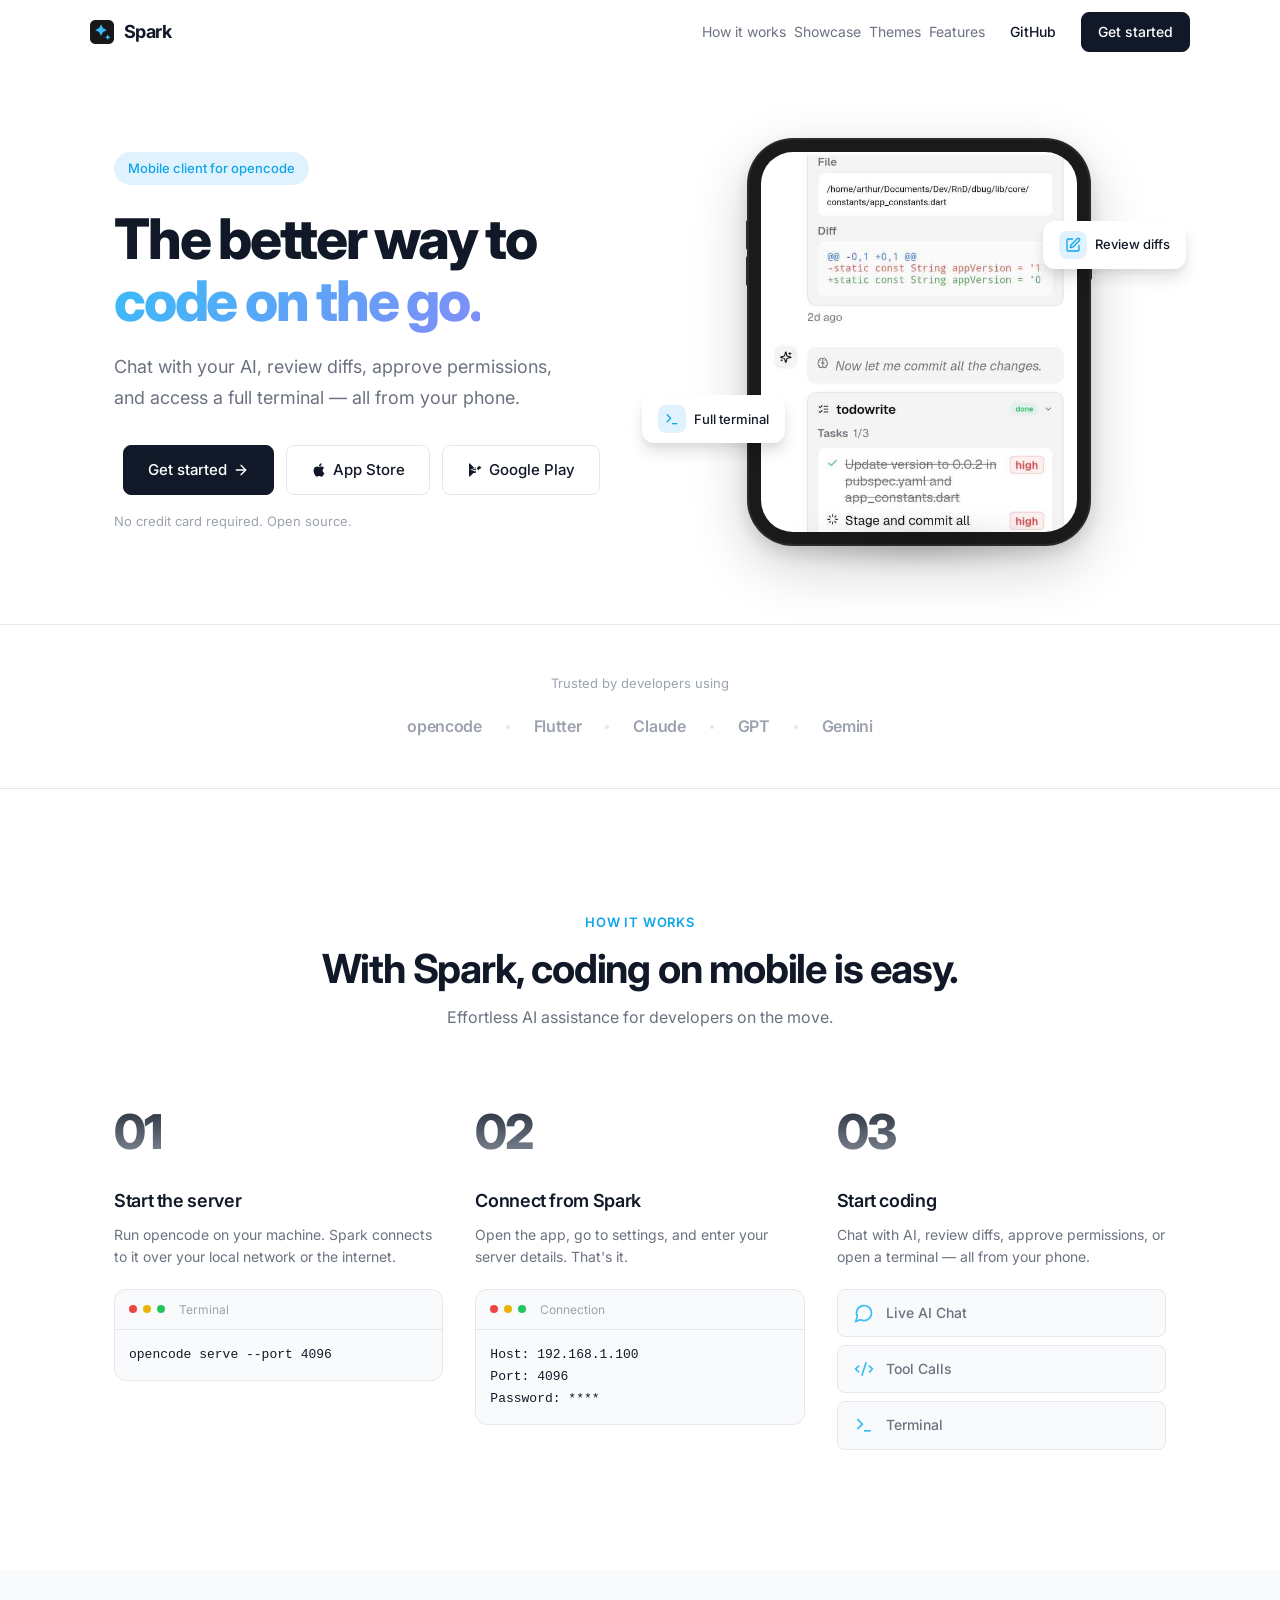
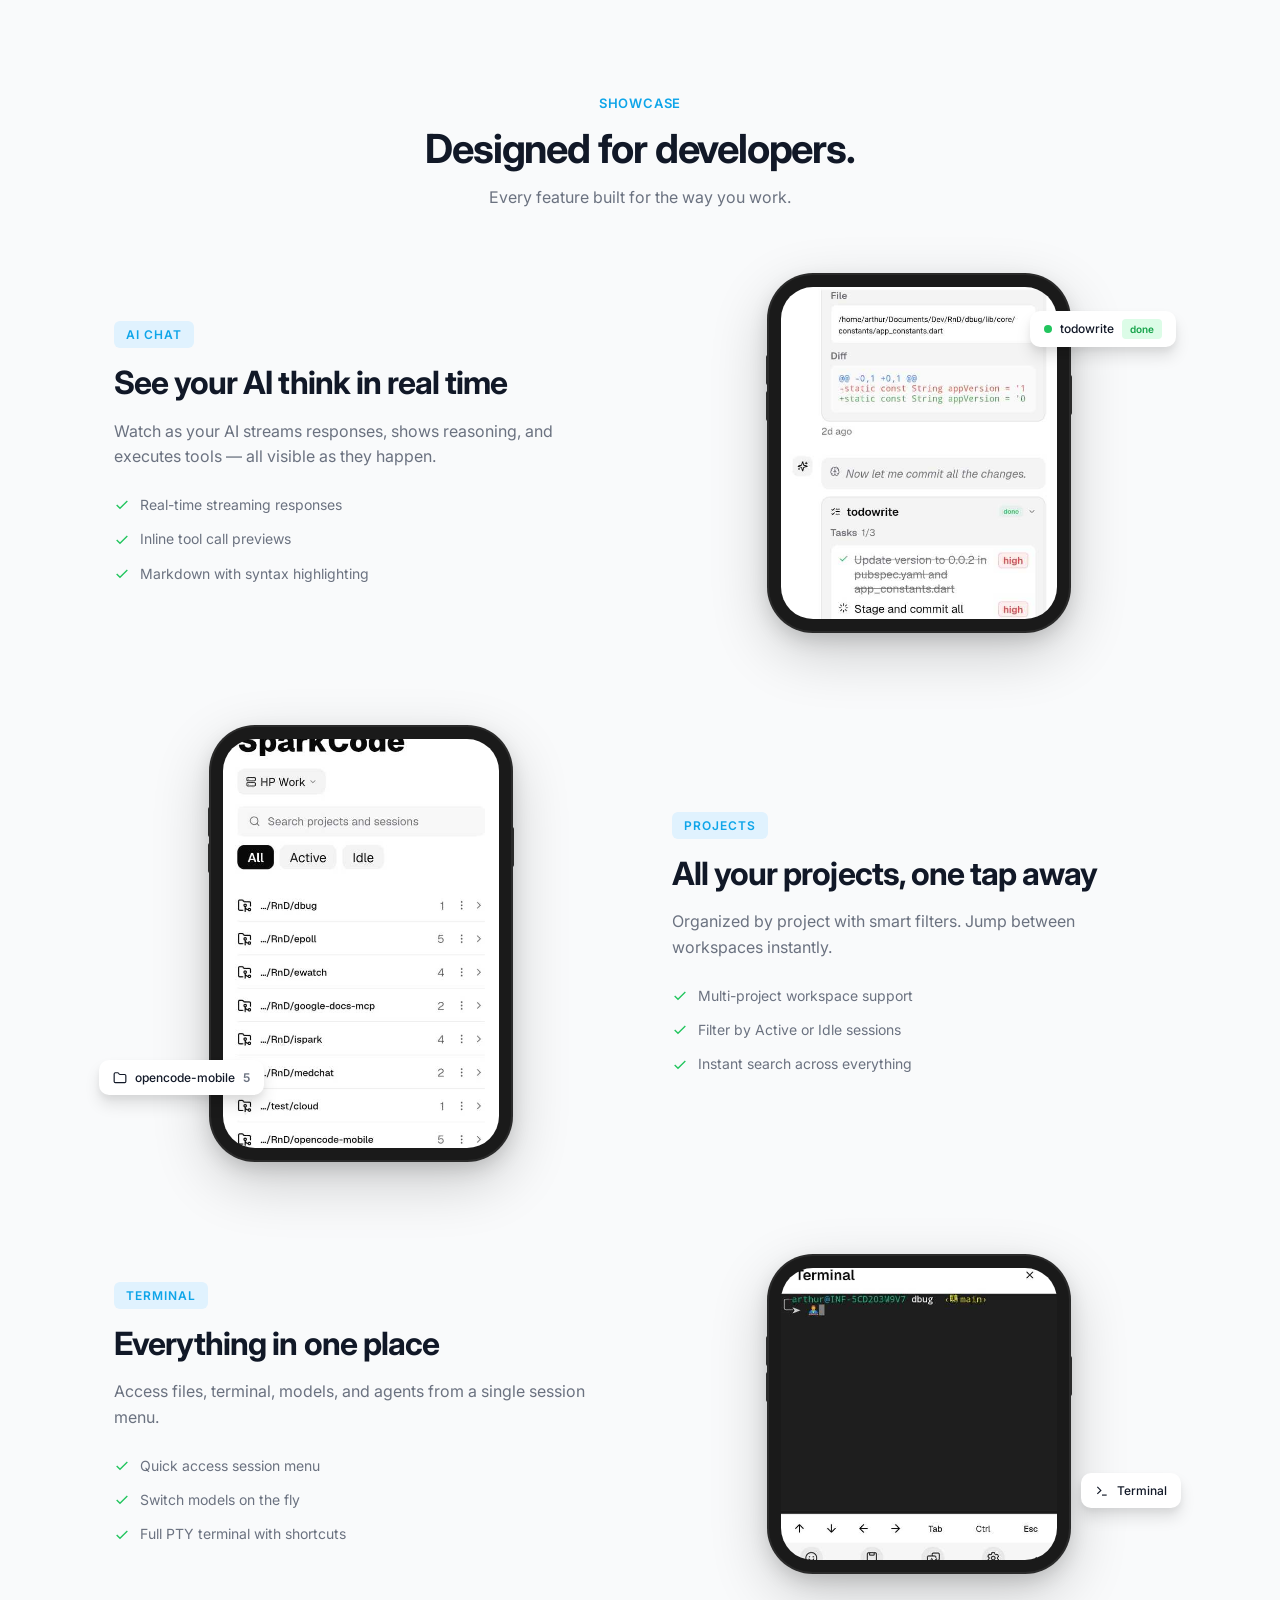
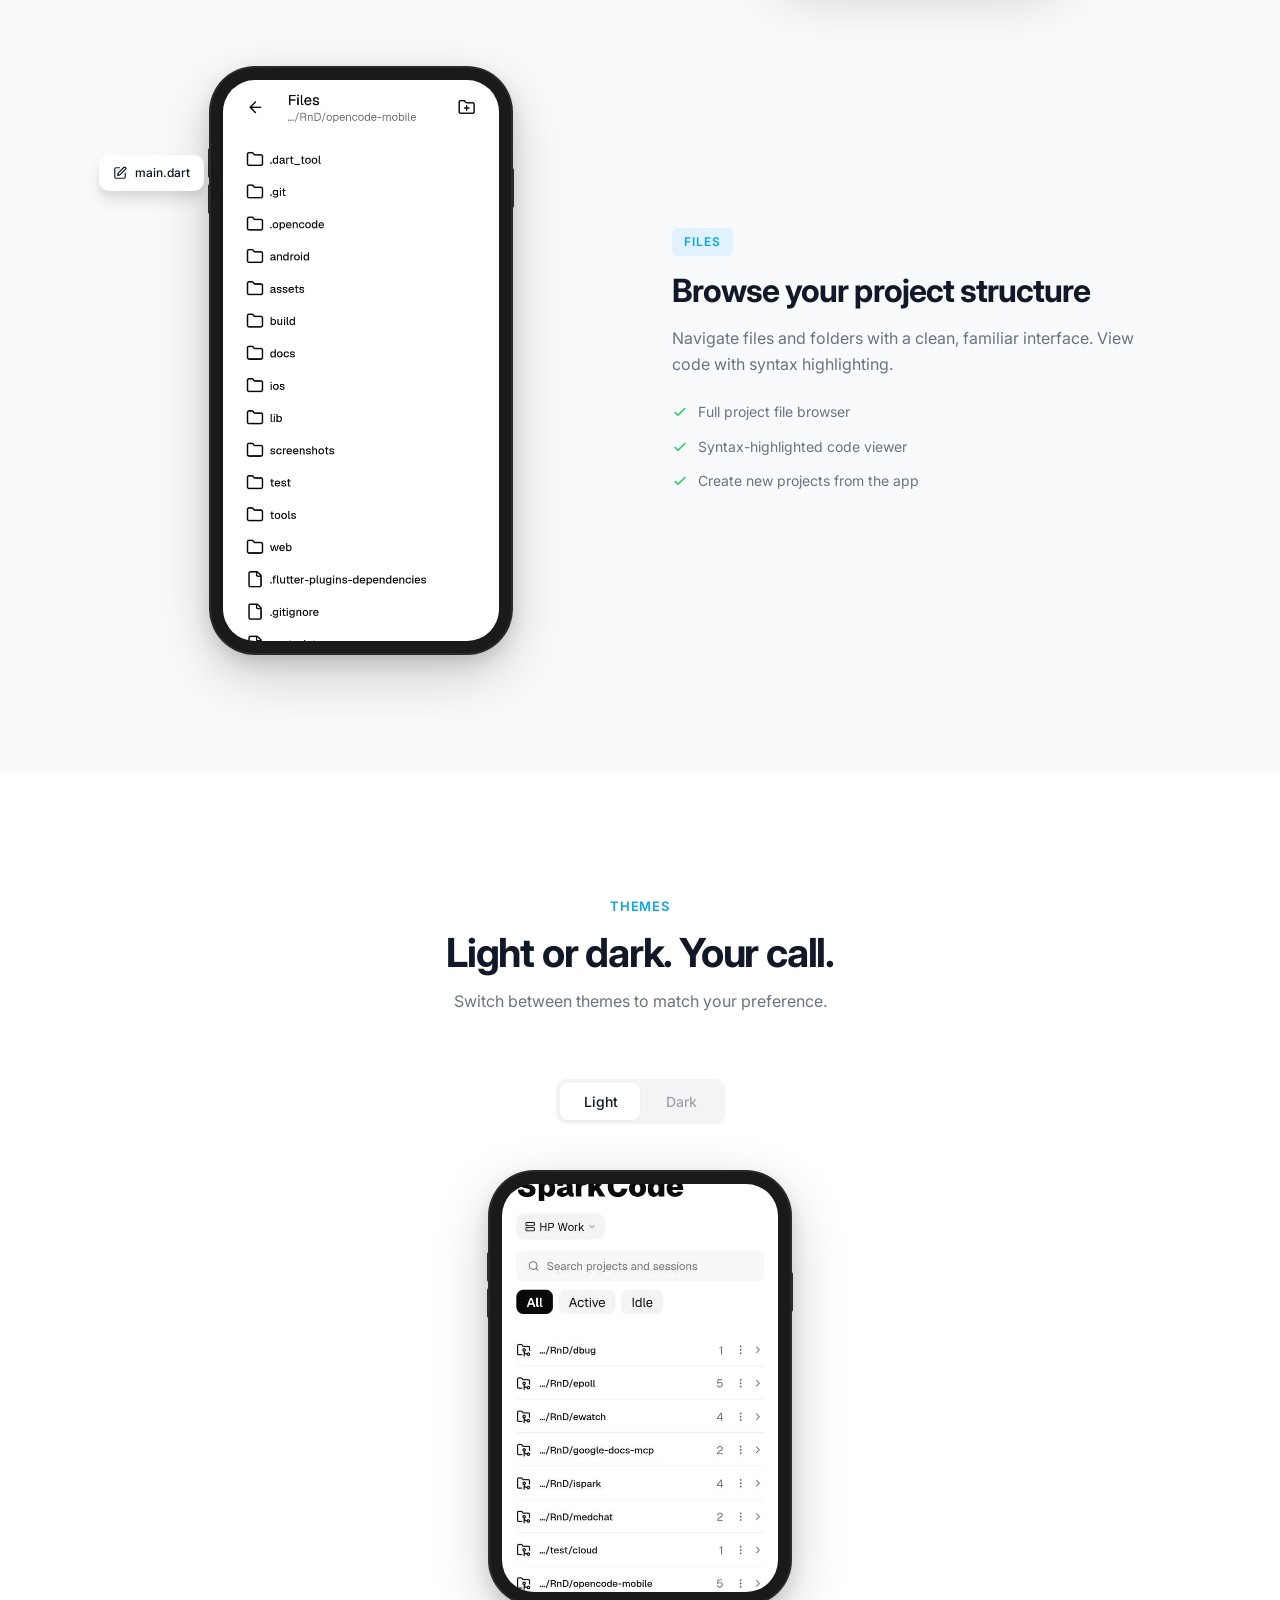
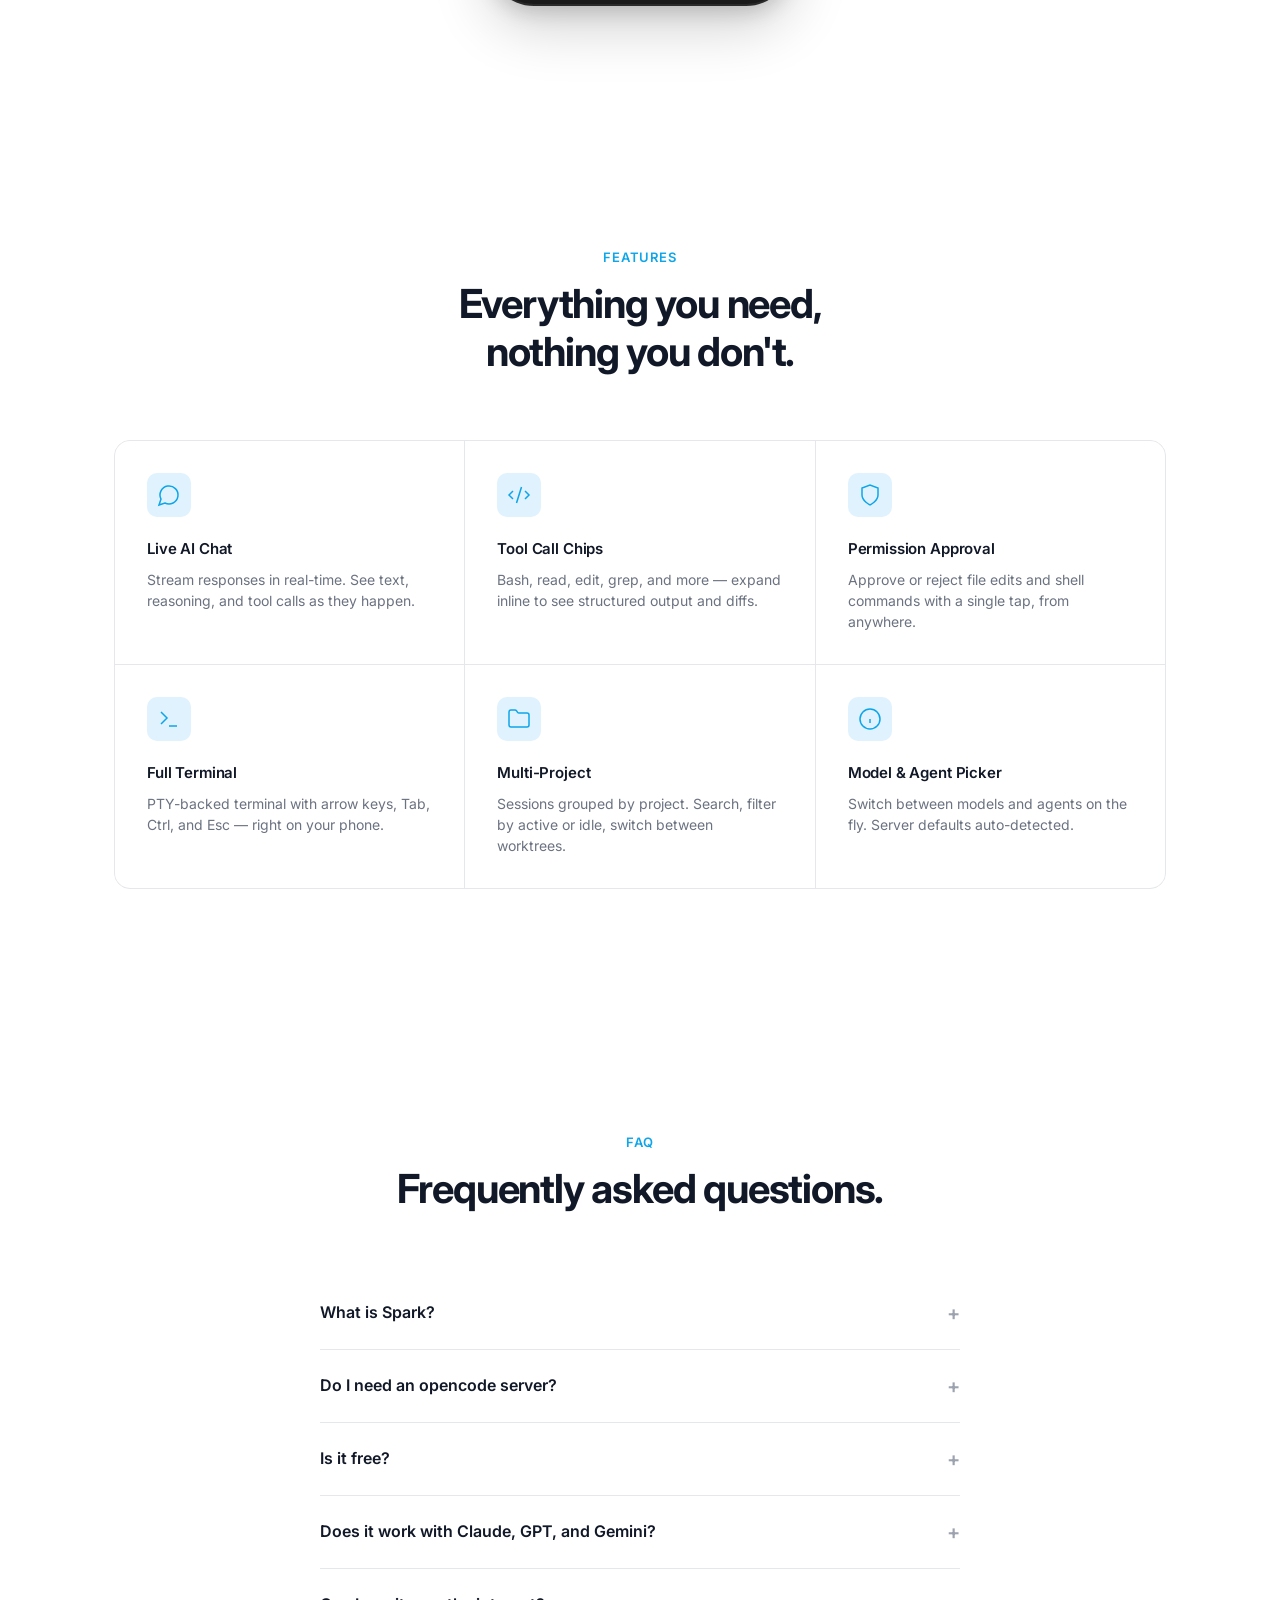
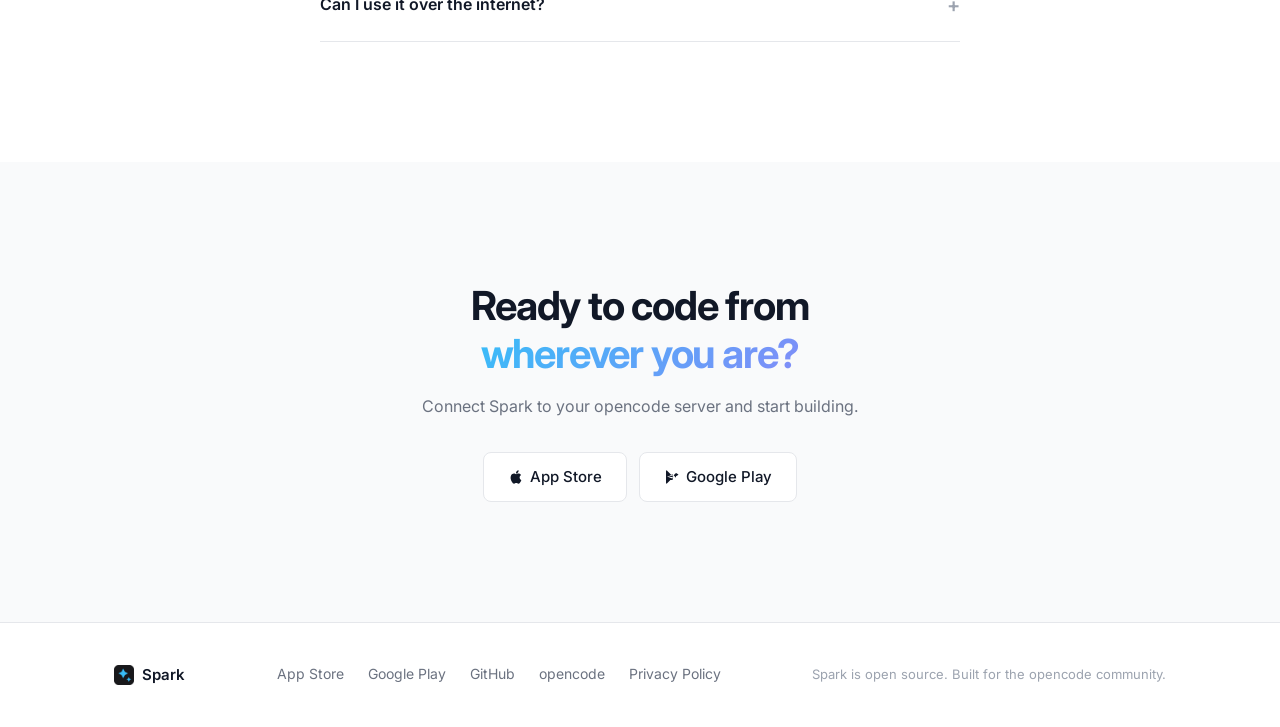
<file: docs/index.html>
<!DOCTYPE html>
<html lang="en">
<head>
  <meta charset="UTF-8">
  <meta name="viewport" content="width=device-width, initial-scale=1.0">
  <title>Spark — AI Coding Companion for Your Phone</title>
  <meta name="description" content="Spark is a mobile client for opencode. Chat with AI, review code, approve permissions, and access a full terminal — all from your phone.">
  <link rel="icon" href="icon.png" type="image/png">
  <link rel="preconnect" href="https://fonts.googleapis.com">
  <link rel="preconnect" href="https://fonts.gstatic.com" crossorigin>
  <link href="https://fonts.googleapis.com/css2?family=Inter:wght@400;500;600;700;800&display=swap" rel="stylesheet">
  <link rel="stylesheet" href="styles.css">
  <script>
    (function() {
      var saved = localStorage.getItem('spark-theme');
      var theme = saved || (window.matchMedia('(prefers-color-scheme: dark)').matches ? 'dark' : 'light');
      document.documentElement.setAttribute('data-theme', theme);
    })();
  </script>
</head>
<body>

  <nav class="nav">
    <div class="nav-inner">
      <a href="/" class="nav-logo">
        <img src="icon.png" alt="" width="24" height="24">
        <span>Spark</span>
      </a>
      <div class="nav-links">
        <a href="#how-it-works">How it works</a>
        <a href="#showcase">Showcase</a>
        <a href="#themes">Themes</a>
        <a href="#features">Features</a>
        <a href="https://github.com/arthurkay/spark" class="btn btn-ghost">GitHub</a>
        <a href="#get-started" class="btn btn-primary">Get started</a>
      </div>
    </div>
  </nav>

  <!-- Hero -->
  <section class="hero">
    <div class="container">
      <div class="hero-content">
        <div class="hero-text">
          <div class="hero-badge">Mobile client for opencode</div>
          <h1 class="hero-title">
            The better way to<br>
            <span class="gradient">code on the go.</span>
          </h1>
          <p class="hero-desc">
            Chat with your AI, review diffs, approve permissions,<br>
            and access a full terminal — all from your phone.
          </p>
          <div class="hero-actions">
            <a href="#get-started" class="btn btn-primary btn-lg">
              Get started
              <svg width="16" height="16" viewBox="0 0 24 24" fill="none" stroke="currentColor" stroke-width="2" stroke-linecap="round" stroke-linejoin="round"><path d="M5 12h14"/><path d="m12 5 7 7-7 7"/></svg>
            </a>
            <a href="https://apps.apple.com/us/app/sparkcode/id6799541582" class="btn btn-secondary btn-lg">
              <svg width="16" height="16" viewBox="0 0 24 24" fill="currentColor"><path d="M18.71 19.5c-.83 1.24-1.71 2.45-3.05 2.47-1.34.03-1.77-.79-3.29-.79-1.53 0-2 .77-3.27.82-1.31.05-2.3-1.32-3.14-2.53C4.25 17 2.94 12.45 4.7 9.39c.87-1.52 2.43-2.48 4.12-2.51 1.28-.02 2.5.87 3.29.87.78 0 2.26-1.07 3.8-.91.65.03 2.47.26 3.64 1.98-.09.06-2.17 1.28-2.15 3.81.03 3.02 2.65 4.03 2.68 4.04-.03.07-.42 1.44-1.38 2.83M13 3.5c.73-.83 1.94-1.46 2.94-1.5.13 1.17-.34 2.35-1.04 3.19-.69.85-1.83 1.51-2.95 1.42-.15-1.15.41-2.35 1.05-3.11z"/></svg>
              App Store
            </a>
            <a href="https://play.google.com/store/apps/details?id=zm.co.cloud.spark" class="btn btn-secondary btn-lg">
              <svg width="16" height="16" viewBox="0 0 24 24" fill="currentColor"><path d="M3 20.5v-17c0-.83.52-1.28 1-1.5l10 10-10 10c-.48-.22-1-.67-1-1.5zm15-7.5l-3.5-3.5 3.5-3.5 3.19 1.84c.5.3.5.96 0 1.26l-3.19 1.84v2.06zm-5-5L4.5 12l8.5 4.5V8zM4.5 12l8.5 4.5v-2.06L6.5 12l6.5-2.44V12z"/></svg>
              Google Play
            </a>
          </div>
          <p class="hero-note">No credit card required. Open source.</p>
        </div>
        <div class="hero-phone">
          <div class="phone-mockup phone-mockup--hero">
            <div class="phone-screen">
              <img src="screenshots/chat.jpeg" alt="Spark AI Chat" class="theme-img--light" loading="lazy">
              <img src="screenshots/chat-dark.jpeg" alt="Spark AI Chat" class="theme-img--dark" loading="lazy">
            </div>
            <div class="phone-shadow"></div>
          </div>
          <!-- Floating elements -->
          <div class="floating-card floating-card--diff" data-float>
            <div class="floating-icon">
              <svg width="16" height="16" viewBox="0 0 24 24" fill="none" stroke="currentColor" stroke-width="2"><path d="M12 3H5a2 2 0 0 0-2 2v14a2 2 0 0 0 2 2h14a2 2 0 0 0 2-2v-7"/><path d="M18.375 2.625a1 1 0 0 1 3 3l-9.013 9.014a2 2 0 0 1-.853.505l-2.873.84a.5.5 0 0 1-.62-.62l.84-2.873a2 2 0 0 1 .506-.852z"/></svg>
            </div>
            <span>Review diffs</span>
          </div>
          <div class="floating-card floating-card--terminal" data-float>
            <div class="floating-icon">
              <svg width="16" height="16" viewBox="0 0 24 24" fill="none" stroke="currentColor" stroke-width="2"><polyline points="4 17 10 11 4 5"/><line x1="12" x2="20" y1="19" y2="19"/></svg>
            </div>
            <span>Full terminal</span>
          </div>
        </div>
      </div>
    </div>
  </section>

  <!-- Logos -->
  <section class="logos">
    <div class="container">
      <p class="logos-label">Trusted by developers using</p>
      <div class="logos-row">
        <span class="logo-text">opencode</span>
        <span class="logo-dot"></span>
        <span class="logo-text">Flutter</span>
        <span class="logo-dot"></span>
        <span class="logo-text">Claude</span>
        <span class="logo-dot"></span>
        <span class="logo-text">GPT</span>
        <span class="logo-dot"></span>
        <span class="logo-text">Gemini</span>
      </div>
    </div>
  </section>

  <!-- How It Works -->
  <section class="how-it-works" id="how-it-works">
    <div class="container">
      <div class="section-header">
        <div class="section-label">How it works</div>
        <h2>With Spark, coding on mobile is easy.</h2>
        <p>Effortless AI assistance for developers on the move.</p>
      </div>
      <div class="steps">
        <div class="step" data-reveal>
          <div class="step-num">01</div>
          <h3>Start the server</h3>
          <p>Run opencode on your machine. Spark connects to it over your local network or the internet.</p>
          <div class="code-block">
            <div class="code-header">
              <span class="code-dot red"></span>
              <span class="code-dot yellow"></span>
              <span class="code-dot green"></span>
              <span class="code-title">Terminal</span>
            </div>
            <code>opencode serve --port 4096</code>
          </div>
        </div>
        <div class="step" data-reveal data-delay="100">
          <div class="step-num">02</div>
          <h3>Connect from Spark</h3>
          <p>Open the app, go to settings, and enter your server details. That's it.</p>
          <div class="code-block">
            <div class="code-header">
              <span class="code-dot red"></span>
              <span class="code-dot yellow"></span>
              <span class="code-dot green"></span>
              <span class="code-title">Connection</span>
            </div>
            <code>Host: 192.168.1.100<br>Port: 4096<br>Password: ****</code>
          </div>
        </div>
        <div class="step" data-reveal data-delay="200">
          <div class="step-num">03</div>
          <h3>Start coding</h3>
          <p>Chat with AI, review diffs, approve permissions, or open a terminal — all from your phone.</p>
          <div class="step-preview">
            <div class="preview-card">
              <svg width="20" height="20" viewBox="0 0 24 24" fill="none" stroke="currentColor" stroke-width="2"><path d="M7.9 20A9 9 0 1 0 4 16.1L2 22Z"/></svg>
              <span>Live AI Chat</span>
            </div>
            <div class="preview-card">
              <svg width="20" height="20" viewBox="0 0 24 24" fill="none" stroke="currentColor" stroke-width="2"><path d="m18 16 4-4-4-4"/><path d="m6 8-4 4 4 4"/><path d="m14.5 4-5 16"/></svg>
              <span>Tool Calls</span>
            </div>
            <div class="preview-card">
              <svg width="20" height="20" viewBox="0 0 24 24" fill="none" stroke="currentColor" stroke-width="2"><polyline points="4 17 10 11 4 5"/><line x1="12" x2="20" y1="19" y2="19"/></svg>
              <span>Terminal</span>
            </div>
          </div>
        </div>
      </div>
    </div>
  </section>

  <!-- Showcase -->
  <section class="showcase" id="showcase">
    <div class="container">
      <div class="section-header">
        <div class="section-label">Showcase</div>
        <h2>Designed for developers.</h2>
        <p>Every feature built for the way you work.</p>
      </div>

      <!-- Feature 1: Chat -->
      <div class="feature-row" data-reveal>
        <div class="feature-text">
          <div class="feature-label">AI Chat</div>
          <h3>See your AI think in real time</h3>
          <p>Watch as your AI streams responses, shows reasoning, and executes tools — all visible as they happen.</p>
          <ul class="feature-list">
            <li>
              <svg width="16" height="16" viewBox="0 0 24 24" fill="none" stroke="currentColor" stroke-width="2"><path d="M20 6 9 17l-5-5"/></svg>
              Real-time streaming responses
            </li>
            <li>
              <svg width="16" height="16" viewBox="0 0 24 24" fill="none" stroke="currentColor" stroke-width="2"><path d="M20 6 9 17l-5-5"/></svg>
              Inline tool call previews
            </li>
            <li>
              <svg width="16" height="16" viewBox="0 0 24 24" fill="none" stroke="currentColor" stroke-width="2"><path d="M20 6 9 17l-5-5"/></svg>
              Markdown with syntax highlighting
            </li>
          </ul>
        </div>
        <div class="feature-visual">
          <div class="phone-mockup">
            <div class="phone-screen">
              <img src="screenshots/chat.jpeg" alt="AI Chat" class="theme-img--light" loading="lazy">
              <img src="screenshots/chat-dark.jpeg" alt="AI Chat" class="theme-img--dark" loading="lazy">
            </div>
          </div>
          <div class="visual-accent visual-accent--chat">
            <div class="accent-card">
              <div class="accent-dot"></div>
              <span>todowrite</span>
              <span class="accent-badge">done</span>
            </div>
          </div>
        </div>
      </div>

      <!-- Feature 2: Projects -->
      <div class="feature-row feature-row--reverse" data-reveal>
        <div class="feature-text">
          <div class="feature-label">Projects</div>
          <h3>All your projects, one tap away</h3>
          <p>Organized by project with smart filters. Jump between workspaces instantly.</p>
          <ul class="feature-list">
            <li>
              <svg width="16" height="16" viewBox="0 0 24 24" fill="none" stroke="currentColor" stroke-width="2"><path d="M20 6 9 17l-5-5"/></svg>
              Multi-project workspace support
            </li>
            <li>
              <svg width="16" height="16" viewBox="0 0 24 24" fill="none" stroke="currentColor" stroke-width="2"><path d="M20 6 9 17l-5-5"/></svg>
              Filter by Active or Idle sessions
            </li>
            <li>
              <svg width="16" height="16" viewBox="0 0 24 24" fill="none" stroke="currentColor" stroke-width="2"><path d="M20 6 9 17l-5-5"/></svg>
              Instant search across everything
            </li>
          </ul>
        </div>
        <div class="feature-visual">
          <div class="phone-mockup">
            <div class="phone-screen">
              <img src="screenshots/home.jpeg" alt="Projects" class="theme-img--light" loading="lazy">
              <img src="screenshots/home-dark.jpeg" alt="Projects" class="theme-img--dark" loading="lazy">
            </div>
          </div>
          <div class="visual-accent visual-accent--projects">
            <div class="accent-card">
              <svg width="14" height="14" viewBox="0 0 24 24" fill="none" stroke="currentColor" stroke-width="2"><path d="M20 20a2 2 0 0 0 2-2V8a2 2 0 0 0-2-2h-7.9a2 2 0 0 1-1.69-.9L9.6 3.9A2 2 0 0 0 7.93 3H4a2 2 0 0 0-2 2v13a2 2 0 0 0 2 2Z"/></svg>
              <span>opencode-mobile</span>
              <span class="accent-count">5</span>
            </div>
          </div>
        </div>
      </div>

      <!-- Feature 3: Terminal -->
      <div class="feature-row" data-reveal>
        <div class="feature-text">
          <div class="feature-label">Terminal</div>
          <h3>Everything in one place</h3>
          <p>Access files, terminal, models, and agents from a single session menu.</p>
          <ul class="feature-list">
            <li>
              <svg width="16" height="16" viewBox="0 0 24 24" fill="none" stroke="currentColor" stroke-width="2"><path d="M20 6 9 17l-5-5"/></svg>
              Quick access session menu
            </li>
            <li>
              <svg width="16" height="16" viewBox="0 0 24 24" fill="none" stroke="currentColor" stroke-width="2"><path d="M20 6 9 17l-5-5"/></svg>
              Switch models on the fly
            </li>
            <li>
              <svg width="16" height="16" viewBox="0 0 24 24" fill="none" stroke="currentColor" stroke-width="2"><path d="M20 6 9 17l-5-5"/></svg>
              Full PTY terminal with shortcuts
            </li>
          </ul>
        </div>
        <div class="feature-visual">
          <div class="phone-mockup">
            <div class="phone-screen">
              <img src="screenshots/terminal.jpeg" alt="Terminal" class="theme-img--light" loading="lazy">
              <img src="screenshots/terminal-dark.jpeg" alt="Terminal" class="theme-img--dark" loading="lazy">
            </div>
          </div>
          <div class="visual-accent visual-accent--terminal">
            <div class="accent-card">
              <svg width="14" height="14" viewBox="0 0 24 24" fill="none" stroke="currentColor" stroke-width="2"><polyline points="4 17 10 11 4 5"/><line x1="12" x2="20" y1="19" y2="19"/></svg>
              <span>Terminal</span>
            </div>
          </div>
        </div>
      </div>

      <!-- Feature 4: Files -->
      <div class="feature-row feature-row--reverse" data-reveal>
        <div class="feature-text">
          <div class="feature-label">Files</div>
          <h3>Browse your project structure</h3>
          <p>Navigate files and folders with a clean, familiar interface. View code with syntax highlighting.</p>
          <ul class="feature-list">
            <li>
              <svg width="16" height="16" viewBox="0 0 24 24" fill="none" stroke="currentColor" stroke-width="2"><path d="M20 6 9 17l-5-5"/></svg>
              Full project file browser
            </li>
            <li>
              <svg width="16" height="16" viewBox="0 0 24 24" fill="none" stroke="currentColor" stroke-width="2"><path d="M20 6 9 17l-5-5"/></svg>
              Syntax-highlighted code viewer
            </li>
            <li>
              <svg width="16" height="16" viewBox="0 0 24 24" fill="none" stroke="currentColor" stroke-width="2"><path d="M20 6 9 17l-5-5"/></svg>
              Create new projects from the app
            </li>
          </ul>
        </div>
        <div class="feature-visual">
          <div class="phone-mockup">
            <div class="phone-screen">
              <img src="screenshots/files.jpeg" alt="Files" class="theme-img--light" loading="lazy">
              <img src="screenshots/files-dark.jpeg" alt="Files" class="theme-img--dark" loading="lazy">
            </div>
          </div>
          <div class="visual-accent visual-accent--files">
            <div class="accent-card">
              <svg width="14" height="14" viewBox="0 0 24 24" fill="none" stroke="currentColor" stroke-width="2"><path d="M12 3H5a2 2 0 0 0-2 2v14a2 2 0 0 0 2 2h14a2 2 0 0 0 2-2v-7"/><path d="M18.375 2.625a1 1 0 0 1 3 3l-9.013 9.014a2 2 0 0 1-.853.505l-2.873.84a.5.5 0 0 1-.62-.62l.84-2.873a2 2 0 0 1 .506-.852z"/></svg>
              <span>main.dart</span>
            </div>
          </div>
        </div>
      </div>
    </div>
  </section>

  <!-- Theme Showcase -->
  <section class="theme-showcase" id="themes">
    <div class="container">
      <div class="section-header">
        <div class="section-label">Themes</div>
        <h2>Light or dark. Your call.</h2>
        <p>Switch between themes to match your preference.</p>
      </div>
      <div class="theme-toggle-wrapper" data-reveal>
        <div class="theme-toggle" id="themeToggle">
          <button class="theme-btn active" data-theme="light">Light</button>
          <button class="theme-btn" data-theme="dark">Dark</button>
          <div class="theme-slider"></div>
        </div>
        <div class="theme-phones">
          <div class="phone-mockup phone-mockup--theme">
            <div class="phone-screen">
              <img src="screenshots/home.jpeg" alt="Light theme" class="theme-img--light" id="themeLight">
              <img src="screenshots/home-dark.jpeg" alt="Dark theme" class="theme-img--dark" id="themeDark">
            </div>
          </div>
        </div>
      </div>
    </div>
  </section>

  <!-- Features Grid -->
  <section class="features" id="features">
    <div class="container">
      <div class="section-header">
        <div class="section-label">Features</div>
        <h2>Everything you need,<br>nothing you don't.</h2>
      </div>
      <div class="features-grid">
        <div class="feature" data-reveal>
          <div class="feature-icon">
            <svg width="24" height="24" viewBox="0 0 24 24" fill="none" stroke="currentColor" stroke-width="1.5"><path d="M7.9 20A9 9 0 1 0 4 16.1L2 22Z"/></svg>
          </div>
          <h3>Live AI Chat</h3>
          <p>Stream responses in real-time. See text, reasoning, and tool calls as they happen.</p>
        </div>
        <div class="feature" data-reveal data-delay="50">
          <div class="feature-icon">
            <svg width="24" height="24" viewBox="0 0 24 24" fill="none" stroke="currentColor" stroke-width="1.5"><path d="m18 16 4-4-4-4"/><path d="m6 8-4 4 4 4"/><path d="m14.5 4-5 16"/></svg>
          </div>
          <h3>Tool Call Chips</h3>
          <p>Bash, read, edit, grep, and more — expand inline to see structured output and diffs.</p>
        </div>
        <div class="feature" data-reveal data-delay="100">
          <div class="feature-icon">
            <svg width="24" height="24" viewBox="0 0 24 24" fill="none" stroke="currentColor" stroke-width="1.5"><path d="M12 22s8-4 8-10V5l-8-3-8 3v7c0 6 8 10 8 10"/></svg>
          </div>
          <h3>Permission Approval</h3>
          <p>Approve or reject file edits and shell commands with a single tap, from anywhere.</p>
        </div>
        <div class="feature" data-reveal data-delay="150">
          <div class="feature-icon">
            <svg width="24" height="24" viewBox="0 0 24 24" fill="none" stroke="currentColor" stroke-width="1.5"><polyline points="4 17 10 11 4 5"/><line x1="12" x2="20" y1="19" y2="19"/></svg>
          </div>
          <h3>Full Terminal</h3>
          <p>PTY-backed terminal with arrow keys, Tab, Ctrl, and Esc — right on your phone.</p>
        </div>
        <div class="feature" data-reveal data-delay="200">
          <div class="feature-icon">
            <svg width="24" height="24" viewBox="0 0 24 24" fill="none" stroke="currentColor" stroke-width="1.5"><path d="M20 20a2 2 0 0 0 2-2V8a2 2 0 0 0-2-2h-7.9a2 2 0 0 1-1.69-.9L9.6 3.9A2 2 0 0 0 7.93 3H4a2 2 0 0 0-2 2v13a2 2 0 0 0 2 2Z"/></svg>
          </div>
          <h3>Multi-Project</h3>
          <p>Sessions grouped by project. Search, filter by active or idle, switch between worktrees.</p>
        </div>
        <div class="feature" data-reveal data-delay="250">
          <div class="feature-icon">
            <svg width="24" height="24" viewBox="0 0 24 24" fill="none" stroke="currentColor" stroke-width="1.5"><circle cx="12" cy="12" r="10"/><path d="M12 16v-4"/><path d="M12 8h.01"/></svg>
          </div>
          <h3>Model & Agent Picker</h3>
          <p>Switch between models and agents on the fly. Server defaults auto-detected.</p>
        </div>
      </div>
    </div>
  </section>

  <!-- FAQ -->
  <section class="faq" id="faq">
    <div class="container">
      <div class="section-header">
        <div class="section-label">FAQ</div>
        <h2>Frequently asked questions.</h2>
      </div>
      <div class="faq-list">
        <details class="faq-item" data-reveal>
          <summary>What is Spark?</summary>
          <p>Spark is a mobile app that connects to a running opencode server. It lets you chat with AI, review code diffs, approve permissions, and access a full terminal — all from your phone.</p>
        </details>
        <details class="faq-item" data-reveal data-delay="50">
          <summary>Do I need an opencode server?</summary>
          <p>Yes. Spark is a client that connects to opencode. You run the server on your machine (or a remote server) and connect Spark to it over your local network or the internet.</p>
        </details>
        <details class="faq-item" data-reveal data-delay="100">
          <summary>Is it free?</summary>
          <p>Yes. Spark is free and open source. You only need an opencode server and your own API keys for the AI providers you want to use.</p>
        </details>
        <details class="faq-item" data-reveal data-delay="150">
          <summary>Does it work with Claude, GPT, and Gemini?</summary>
          <p>Yes. Spark works with any model that opencode supports — including Claude, GPT, Gemini, and more. You bring your own API keys.</p>
        </details>
        <details class="faq-item" data-reveal data-delay="200">
          <summary>Can I use it over the internet?</summary>
          <p>Yes. As long as your opencode server is accessible (via port forwarding, VPN, or a public URL), Spark can connect to it from anywhere.</p>
        </details>
      </div>
    </div>
  </section>

  <!-- CTA -->
  <section class="cta" id="get-started">
    <div class="container">
      <h2>Ready to code from<br><span class="gradient">wherever you are?</span></h2>
      <p>Connect Spark to your opencode server and start building.</p>
      <div class="hero-actions">
        <a href="https://apps.apple.com/us/app/sparkcode/id6799541582" class="btn btn-secondary btn-lg">
          <svg width="16" height="16" viewBox="0 0 24 24" fill="currentColor"><path d="M18.71 19.5c-.83 1.24-1.71 2.45-3.05 2.47-1.34.03-1.77-.79-3.29-.79-1.53 0-2 .77-3.27.82-1.31.05-2.3-1.32-3.14-2.53C4.25 17 2.94 12.45 4.7 9.39c.87-1.52 2.43-2.48 4.12-2.51 1.28-.02 2.5.87 3.29.87.78 0 2.26-1.07 3.8-.91.65.03 2.47.26 3.64 1.98-.09.06-2.17 1.28-2.15 3.81.03 3.02 2.65 4.03 2.68 4.04-.03.07-.42 1.44-1.38 2.83M13 3.5c.73-.83 1.94-1.46 2.94-1.5.13 1.17-.34 2.35-1.04 3.19-.69.85-1.83 1.51-2.95 1.42-.15-1.15.41-2.35 1.05-3.11z"/></svg>
          App Store
        </a>
        <a href="https://play.google.com/store/apps/details?id=zm.co.cloud.spark" class="btn btn-secondary btn-lg">
          <svg width="16" height="16" viewBox="0 0 24 24" fill="currentColor"><path d="M3 20.5v-17c0-.83.52-1.28 1-1.5l10 10-10 10c-.48-.22-1-.67-1-1.5zm15-7.5l-3.5-3.5 3.5-3.5 3.19 1.84c.5.3.5.96 0 1.26l-3.19 1.84v2.06zm-5-5L4.5 12l8.5 4.5V8zM4.5 12l8.5 4.5v-2.06L6.5 12l6.5-2.44V12z"/></svg>
          Google Play
        </a>
      </div>
    </div>
  </section>

  <!-- Footer -->
  <footer class="footer">
    <div class="container footer-inner">
      <div class="footer-brand">
        <img src="icon.png" alt="" width="20" height="20">
        <span>Spark</span>
      </div>
      <div class="footer-links">
        <a href="https://apps.apple.com/us/app/sparkcode/id6799541582">App Store</a>
        <a href="https://play.google.com/store/apps/details?id=zm.co.cloud.spark">Google Play</a>
        <a href="https://github.com/arthurkay/spark">GitHub</a>
        <a href="https://opencode.ai/docs/server/">opencode</a>
        <a href="https://spark.cloud.co.zm/privacy_policy.html">Privacy Policy</a>
      </div>
      <div class="footer-copy">
        <span>Spark is open source. Built for the opencode community.</span>
      </div>
    </div>
  </footer>

  <script>
    const observer = new IntersectionObserver((entries) => {
      entries.forEach(entry => {
        if (entry.isIntersecting) {
          const delay = entry.target.dataset.delay || 0;
          setTimeout(() => entry.target.classList.add('revealed'), delay);
          observer.unobserve(entry.target);
        }
      });
    }, { threshold: 0.1, rootMargin: '0px 0px -40px 0px' });

    document.querySelectorAll('[data-reveal]').forEach(el => observer.observe(el));

    const nav = document.querySelector('.nav');
    window.addEventListener('scroll', () => {
      nav.classList.toggle('nav--scrolled', window.scrollY > 20);
    });

    // Floating animation
    const floatObserver = new IntersectionObserver((entries) => {
      entries.forEach(entry => {
        if (entry.isIntersecting) {
          entry.target.classList.add('floating');
        }
      });
    }, { threshold: 0.5 });

    document.querySelectorAll('[data-float]').forEach(el => floatObserver.observe(el));

    // Theme toggle
    const themeToggle = document.getElementById('themeToggle');
    const themeBtns = themeToggle.querySelectorAll('.theme-btn');
    const STORAGE_KEY = 'spark-theme';

    function getSystemTheme() {
      return window.matchMedia('(prefers-color-scheme: dark)').matches ? 'dark' : 'light';
    }

    function applyTheme(theme) {
      document.documentElement.setAttribute('data-theme', theme);
      document.body.classList.toggle('dark', theme === 'dark');

      themeBtns.forEach(b => b.classList.remove('active'));
      const activeBtn = themeToggle.querySelector(`[data-theme="${theme}"]`);
      if (activeBtn) activeBtn.classList.add('active');
      themeToggle.dataset.active = theme;
    }

    // Init: localStorage > system preference
    const saved = localStorage.getItem(STORAGE_KEY);
    const initial = saved || getSystemTheme();
    applyTheme(initial);

    themeBtns.forEach(btn => {
      btn.addEventListener('click', () => {
        const theme = btn.dataset.theme;
        localStorage.setItem(STORAGE_KEY, theme);
        applyTheme(theme);
      });
    });

    // Follow system when no manual override
    window.matchMedia('(prefers-color-scheme: dark)').addEventListener('change', (e) => {
      if (!localStorage.getItem(STORAGE_KEY)) {
        applyTheme(e.matches ? 'dark' : 'light');
      }
    });
  </script>

</body>
</html>
</file>
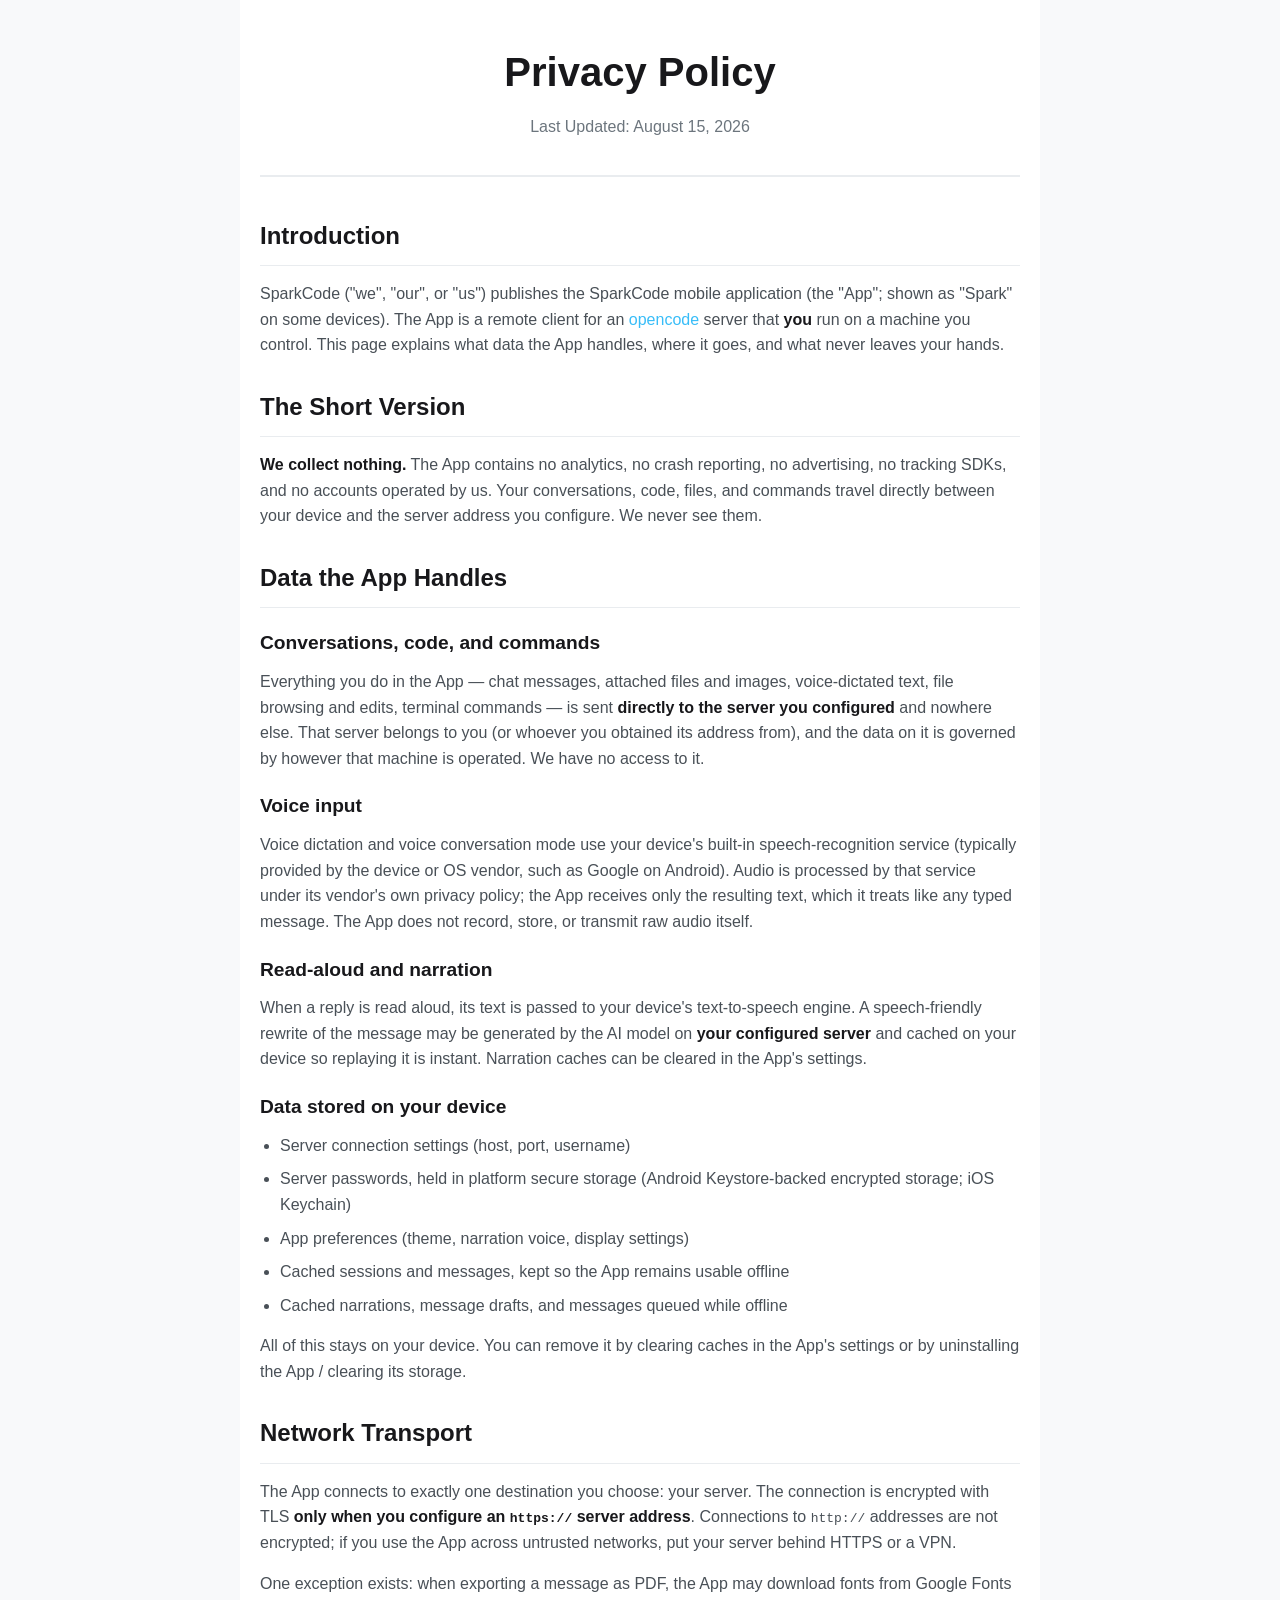
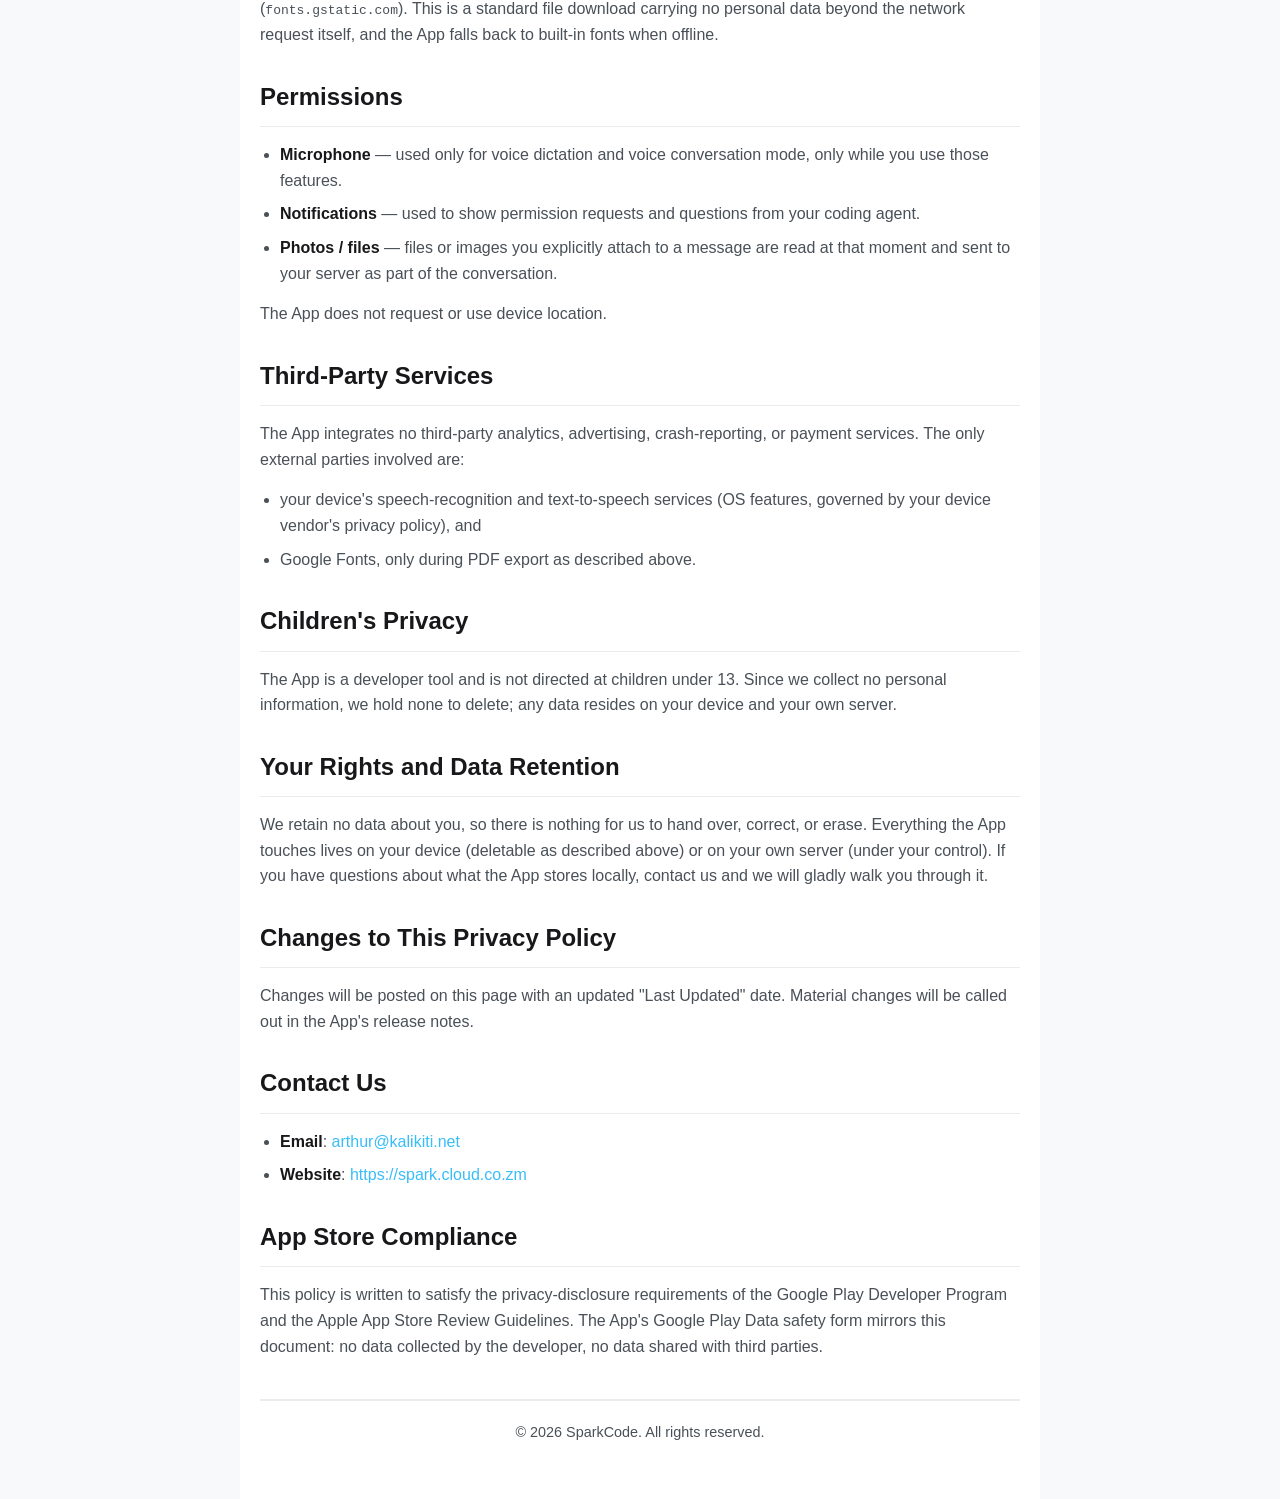
<file: docs/privacy_policy.html>
<!DOCTYPE html>
<html lang="en">
<head>
    <meta charset="UTF-8">
    <meta name="viewport" content="width=device-width, initial-scale=1.0">
    <title>Privacy Policy - SparkCode</title>
    <style>
        * {
            margin: 0;
            padding: 0;
            box-sizing: border-box;
        }
        
        body {
            font-family: -apple-system, BlinkMacSystemFont, 'Segoe UI', Roboto, 'Helvetica Neue', Arial, sans-serif;
            line-height: 1.6;
            color: #333;
            background-color: #f8f9fa;
        }
        
        .container {
            max-width: 800px;
            margin: 0 auto;
            padding: 40px 20px;
            background-color: white;
            min-height: 100vh;
        }
        
        header {
            text-align: center;
            margin-bottom: 40px;
            padding-bottom: 20px;
            border-bottom: 2px solid #e9ecef;
        }
        
        h1 {
            font-size: 2.5rem;
            color: #18181b;
            margin-bottom: 10px;
        }
        
        .subtitle {
            color: #6c757d;
            font-size: 1rem;
        }
        
        h2 {
            font-size: 1.5rem;
            color: #18181b;
            margin: 30px 0 15px;
            padding-bottom: 10px;
            border-bottom: 1px solid #e9ecef;
        }
        
        h3 {
            font-size: 1.2rem;
            color: #18181b;
            margin: 20px 0 10px;
        }
        
        p {
            margin-bottom: 15px;
            color: #495057;
        }
        
        ul, ol {
            margin-bottom: 15px;
            padding-left: 20px;
        }
        
        li {
            margin-bottom: 8px;
            color: #495057;
        }
        
        a {
            color: #38bdf8;
            text-decoration: none;
        }
        
        a:hover {
            text-decoration: underline;
        }
        
        strong {
            color: #18181b;
        }
        
        .highlight {
            background-color: #f8f9fa;
            padding: 15px;
            border-radius: 8px;
            margin: 15px 0;
            border-left: 4px solid #38bdf8;
        }
        
        footer {
            margin-top: 40px;
            padding-top: 20px;
            border-top: 2px solid #e9ecef;
            text-align: center;
            color: #6c757d;
            font-size: 0.9rem;
        }
        
        @media (max-width: 768px) {
            .container {
                padding: 20px 15px;
            }
            
            h1 {
                font-size: 2rem;
            }
            
            h2 {
                font-size: 1.3rem;
            }
        }
    </style>
</head>
<body>
    <div class="container">
        <header>
            <h1>Privacy Policy</h1>
            <p class="subtitle">Last Updated: August 15, 2026</p>
        </header>

        <section>
            <h2>Introduction</h2>
            <p>SparkCode ("we", "our", or "us") publishes the SparkCode mobile application (the "App"; shown as "Spark" on some devices). The App is a remote client for an <a href="https://opencode.ai">opencode</a> server that <strong>you</strong> run on a machine you control. This page explains what data the App handles, where it goes, and what never leaves your hands.</p>
        </section>

        <section>
            <h2>The Short Version</h2>
            <p><strong>We collect nothing.</strong> The App contains no analytics, no crash reporting, no advertising, no tracking SDKs, and no accounts operated by us. Your conversations, code, files, and commands travel directly between your device and the server address you configure. We never see them.</p>
        </section>

        <section>
            <h2>Data the App Handles</h2>
            <h3>Conversations, code, and commands</h3>
            <p>Everything you do in the App &mdash; chat messages, attached files and images, voice-dictated text, file browsing and edits, terminal commands &mdash; is sent <strong>directly to the server you configured</strong> and nowhere else. That server belongs to you (or whoever you obtained its address from), and the data on it is governed by however that machine is operated. We have no access to it.</p>
            <h3>Voice input</h3>
            <p>Voice dictation and voice conversation mode use your device's built-in speech-recognition service (typically provided by the device or OS vendor, such as Google on Android). Audio is processed by that service under its vendor's own privacy policy; the App receives only the resulting text, which it treats like any typed message. The App does not record, store, or transmit raw audio itself.</p>
            <h3>Read-aloud and narration</h3>
            <p>When a reply is read aloud, its text is passed to your device's text-to-speech engine. A speech-friendly rewrite of the message may be generated by the AI model on <strong>your configured server</strong> and cached on your device so replaying it is instant. Narration caches can be cleared in the App's settings.</p>
            <h3>Data stored on your device</h3>
            <ul>
                <li>Server connection settings (host, port, username)</li>
                <li>Server passwords, held in platform secure storage (Android Keystore-backed encrypted storage; iOS Keychain)</li>
                <li>App preferences (theme, narration voice, display settings)</li>
                <li>Cached sessions and messages, kept so the App remains usable offline</li>
                <li>Cached narrations, message drafts, and messages queued while offline</li>
            </ul>
            <p>All of this stays on your device. You can remove it by clearing caches in the App's settings or by uninstalling the App / clearing its storage.</p>
        </section>

        <section>
            <h2>Network Transport</h2>
            <p>The App connects to exactly one destination you choose: your server. The connection is encrypted with TLS <strong>only when you configure an <code>https://</code> server address</strong>. Connections to <code>http://</code> addresses are not encrypted; if you use the App across untrusted networks, put your server behind HTTPS or a VPN.</p>
            <p>One exception exists: when exporting a message as PDF, the App may download fonts from Google Fonts (<code>fonts.gstatic.com</code>). This is a standard file download carrying no personal data beyond the network request itself, and the App falls back to built-in fonts when offline.</p>
        </section>

        <section>
            <h2>Permissions</h2>
            <ul>
                <li><strong>Microphone</strong> &mdash; used only for voice dictation and voice conversation mode, only while you use those features.</li>
                <li><strong>Notifications</strong> &mdash; used to show permission requests and questions from your coding agent.</li>
                <li><strong>Photos / files</strong> &mdash; files or images you explicitly attach to a message are read at that moment and sent to your server as part of the conversation.</li>
            </ul>
            <p>The App does not request or use device location.</p>
        </section>

        <section>
            <h2>Third-Party Services</h2>
            <p>The App integrates no third-party analytics, advertising, crash-reporting, or payment services. The only external parties involved are:</p>
            <ul>
                <li>your device's speech-recognition and text-to-speech services (OS features, governed by your device vendor's privacy policy), and</li>
                <li>Google Fonts, only during PDF export as described above.</li>
            </ul>
        </section>

        <section>
            <h2>Children's Privacy</h2>
            <p>The App is a developer tool and is not directed at children under 13. Since we collect no personal information, we hold none to delete; any data resides on your device and your own server.</p>
        </section>

        <section>
            <h2>Your Rights and Data Retention</h2>
            <p>We retain no data about you, so there is nothing for us to hand over, correct, or erase. Everything the App touches lives on your device (deletable as described above) or on your own server (under your control). If you have questions about what the App stores locally, contact us and we will gladly walk you through it.</p>
        </section>

        <section>
            <h2>Changes to This Privacy Policy</h2>
            <p>Changes will be posted on this page with an updated "Last Updated" date. Material changes will be called out in the App's release notes.</p>
        </section>

        <section>
            <h2>Contact Us</h2>
            <ul>
                <li><strong>Email</strong>: <a href="mailto:arthur@kalikiti.net">arthur@kalikiti.net</a></li>
                <li><strong>Website</strong>: <a href="https://spark.cloud.co.zm">https://spark.cloud.co.zm</a></li>
            </ul>
        </section>

        <section>
            <h2>App Store Compliance</h2>
            <p>This policy is written to satisfy the privacy-disclosure requirements of the Google Play Developer Program and the Apple App Store Review Guidelines. The App's Google Play Data safety form mirrors this document: no data collected by the developer, no data shared with third parties.</p>
        </section>

        <footer>
            <p>&copy; 2026 SparkCode. All rights reserved.</p>
        </footer>
    </div>
</body>
</html>
</file>
<file: docs/styles.css>
/* ========================================
   Spark Website — Cal.com Light Theme
   ======================================== */

*, *::before, *::after { box-sizing: border-box; margin: 0; padding: 0; }

:root {
  --bg: #ffffff;
  --bg-secondary: #f9fafb;
  --bg-tertiary: #f3f4f6;
  --text: #111827;
  --text-secondary: #6b7280;
  --text-tertiary: #9ca3af;
  --border: #e5e7eb;
  --border-hover: #d1d5db;
  --cyan: #38bdf8;
  --cyan-dark: #0ea5e9;
  --cyan-light: #e0f2fe;
  --gradient: linear-gradient(135deg, #38bdf8 0%, #818cf8 100%);
  --shadow-sm: 0 1px 2px rgba(0,0,0,0.05);
  --shadow: 0 1px 3px rgba(0,0,0,0.1), 0 1px 2px rgba(0,0,0,0.06);
  --shadow-md: 0 4px 6px rgba(0,0,0,0.07), 0 2px 4px rgba(0,0,0,0.06);
  --shadow-lg: 0 10px 15px rgba(0,0,0,0.1), 0 4px 6px rgba(0,0,0,0.05);
  --shadow-xl: 0 20px 40px rgba(0,0,0,0.12), 0 8px 16px rgba(0,0,0,0.06);
  --radius: 12px;
  --radius-lg: 16px;
  --radius-xl: 24px;
  --font: 'Inter', -apple-system, BlinkMacSystemFont, 'Segoe UI', sans-serif;
}

/* Dark theme via attribute */
[data-theme="dark"] {
  --bg: #18181b;
  --bg-secondary: #27272a;
  --bg-tertiary: #3f3f46;
  --text: #fafafa;
  --text-secondary: #a1a1aa;
  --text-tertiary: #71717a;
  --border: #3f3f46;
  --border-hover: #52525b;
  --cyan: #38bdf8;
  --cyan-dark: #7dd3fc;
  --cyan-light: rgba(56, 189, 248, 0.15);
  --shadow-sm: 0 1px 2px rgba(0,0,0,0.3);
  --shadow: 0 1px 3px rgba(0,0,0,0.4), 0 1px 2px rgba(0,0,0,0.3);
  --shadow-md: 0 4px 6px rgba(0,0,0,0.35), 0 2px 4px rgba(0,0,0,0.3);
  --shadow-lg: 0 10px 15px rgba(0,0,0,0.4), 0 4px 6px rgba(0,0,0,0.3);
  --shadow-xl: 0 20px 40px rgba(0,0,0,0.5), 0 8px 16px rgba(0,0,0,0.35);
}

/* Fallback: system preference when no manual choice saved */
@media (prefers-color-scheme: dark) {
  :root:not([data-theme="light"]) {
    --bg: #18181b;
    --bg-secondary: #27272a;
    --bg-tertiary: #3f3f46;
    --text: #fafafa;
    --text-secondary: #a1a1aa;
    --text-tertiary: #71717a;
    --border: #3f3f46;
    --border-hover: #52525b;
    --cyan: #38bdf8;
    --cyan-dark: #7dd3fc;
    --cyan-light: rgba(56, 189, 248, 0.15);
    --shadow-sm: 0 1px 2px rgba(0,0,0,0.3);
    --shadow: 0 1px 3px rgba(0,0,0,0.4), 0 1px 2px rgba(0,0,0,0.3);
    --shadow-md: 0 4px 6px rgba(0,0,0,0.35), 0 2px 4px rgba(0,0,0,0.3);
    --shadow-lg: 0 10px 15px rgba(0,0,0,0.4), 0 4px 6px rgba(0,0,0,0.3);
    --shadow-xl: 0 20px 40px rgba(0,0,0,0.5), 0 8px 16px rgba(0,0,0,0.35);
  }
}

html {
  scroll-behavior: smooth;
  -webkit-font-smoothing: antialiased;
  -moz-osx-font-smoothing: grayscale;
}

body {
  font-family: var(--font);
  background: var(--bg);
  color: var(--text);
  line-height: 1.6;
  overflow-x: hidden;
}

a { color: inherit; text-decoration: none; }
img { display: block; max-width: 100%; }

.container {
  width: 100%;
  max-width: 1100px;
  margin: 0 auto;
  padding: 0 24px;
}

/* ========================================
   Navigation
   ======================================== */
.nav {
  position: fixed;
  top: 0;
  left: 0;
  right: 0;
  z-index: 100;
  padding: 0 24px;
  transition: background 0.3s, border-color 0.3s, box-shadow 0.3s;
  border-bottom: 1px solid transparent;
  background: rgba(255,255,255,0.8);
  -webkit-backdrop-filter: blur(12px);
  backdrop-filter: blur(12px);
}

.nav--scrolled {
  background: rgba(255,255,255,0.95);
  border-bottom-color: var(--border);
  box-shadow: var(--shadow-sm);
}

.nav-inner {
  max-width: 1100px;
  margin: 0 auto;
  display: flex;
  align-items: center;
  justify-content: space-between;
  height: 64px;
}

.nav-logo {
  display: flex;
  align-items: center;
  gap: 10px;
  font-weight: 700;
  font-size: 18px;
  letter-spacing: -0.03em;
  color: var(--text);
}

.nav-links {
  display: flex;
  align-items: center;
  gap: 8px;
  font-size: 14px;
  color: var(--text-secondary);
}

.nav-links a:not(.btn):hover { color: var(--text); }

/* ========================================
   Buttons
   ======================================== */
.btn {
  display: inline-flex;
  align-items: center;
  gap: 6px;
  font-family: var(--font);
  font-size: 14px;
  font-weight: 500;
  padding: 8px 16px;
  border-radius: 8px;
  border: 1px solid var(--border);
  background: var(--bg);
  color: var(--text);
  cursor: pointer;
  transition: all 0.15s;
  white-space: nowrap;
}

.btn:hover {
  background: var(--bg-secondary);
  border-color: var(--border-hover);
}

.btn-ghost {
  border-color: transparent;
  background: transparent;
}

.btn-ghost:hover {
  background: var(--bg-secondary);
}

.btn-secondary {
  background: var(--bg);
  border-color: var(--border);
}

.btn-secondary:hover {
  background: var(--bg-secondary);
  border-color: var(--border-hover);
}

.btn-primary {
  background: var(--text);
  color: var(--bg);
  border-color: var(--text);
}

.btn-primary:hover {
  background: #374151;
  border-color: #374151;
}

.btn-lg { padding: 12px 24px; font-size: 15px; }

/* ========================================
   Hero
   ======================================== */
.hero {
  padding: 140px 24px 80px;
  overflow: hidden;
}

.hero-content {
  display: grid;
  grid-template-columns: 1fr 1fr;
  gap: 64px;
  align-items: center;
}

.hero-text {
  opacity: 0;
  transform: translateY(20px);
  animation: fadeInUp 0.8s cubic-bezier(0.16, 1, 0.3, 1) 0.2s forwards;
}

.hero-badge {
  display: inline-block;
  font-size: 13px;
  font-weight: 500;
  color: var(--cyan-dark);
  background: var(--cyan-light);
  padding: 6px 14px;
  border-radius: 999px;
  margin-bottom: 24px;
}

.hero-title {
  font-size: clamp(40px, 6vw, 56px);
  font-weight: 800;
  line-height: 1.1;
  letter-spacing: -0.04em;
  margin-bottom: 20px;
  color: var(--text);
}

.hero-desc {
  font-size: 18px;
  color: var(--text-secondary);
  line-height: 1.7;
  max-width: 480px;
  margin-bottom: 32px;
}

.hero-actions {
  display: flex;
  justify-content: center;
  gap: 12px;
  flex-wrap: wrap;
}

.hero-note {
  font-size: 13px;
  color: var(--text-tertiary);
  margin-top: 16px;
}

/* Hero Phone */
.hero-phone {
  position: relative;
  display: flex;
  justify-content: center;
  opacity: 0;
  transform: translateY(30px);
  animation: fadeInUp 0.8s cubic-bezier(0.16, 1, 0.3, 1) 0.4s forwards;
}

/* ========================================
   Phone Mockup
   ======================================== */
.phone-mockup {
  position: relative;
  width: 300px;
  background: #1a1a1a;
  border-radius: 44px;
  padding: 12px;
  box-shadow:
    0 0 0 2px #2a2a2a,
    0 20px 60px rgba(0,0,0,0.2),
    0 8px 20px rgba(0,0,0,0.15);
  z-index: 2;
}

.phone-mockup--hero {
  width: 320px;
}

.phone-mockup::before {
  content: '';
  position: absolute;
  right: -3px;
  top: 100px;
  width: 3px;
  height: 40px;
  background: #2a2a2a;
  border-radius: 0 2px 2px 0;
}

.phone-mockup::after {
  content: '';
  position: absolute;
  left: -3px;
  top: 80px;
  width: 3px;
  height: 30px;
  background: #2a2a2a;
  border-radius: 2px 0 0 2px;
  box-shadow: 0 36px 0 #2a2a2a;
}

.phone-mockup--hero {
  width: 340px;
}

.phone-screen {
  border-radius: 32px;
  overflow: hidden;
  background: #fff;
}

.phone-screen img {
  width: 100%;
  height: auto;
  display: block;
}

/* Phone Shadow */
.phone-shadow {
  position: absolute;
  bottom: -24px;
  left: 10%;
  right: 10%;
  height: 50px;
  background: radial-gradient(ellipse at center, rgba(0,0,0,0.18) 0%, transparent 70%);
  filter: blur(12px);
  z-index: 1;
}

/* ========================================
   Floating Cards
   ======================================== */
.floating-card {
  position: absolute;
  display: flex;
  align-items: center;
  gap: 8px;
  padding: 10px 16px;
  background: #fff;
  border-radius: 12px;
  box-shadow: var(--shadow-lg);
  font-size: 13px;
  font-weight: 500;
  color: var(--text);
  opacity: 0;
  transform: translateY(10px);
  transition: opacity 0.6s, transform 0.6s;
  z-index: 10;
  white-space: nowrap;
}

.floating-card.floating {
  opacity: 1;
  transform: translateY(0);
}

.floating-card--diff {
  top: 20%;
  right: -20px;
  animation: float 3s ease-in-out infinite;
}

.floating-card--terminal {
  bottom: 25%;
  left: -30px;
  animation: float 3s ease-in-out infinite 1s;
}

.floating-icon {
  width: 28px;
  height: 28px;
  border-radius: 8px;
  background: var(--cyan-light);
  display: flex;
  align-items: center;
  justify-content: center;
  color: var(--cyan-dark);
  flex-shrink: 0;
}

@keyframes float {
  0%, 100% { transform: translateY(0); }
  50% { transform: translateY(-8px); }
}

/* ========================================
   Gradient Text
   ======================================== */
.gradient {
  background: var(--gradient);
  -webkit-background-clip: text;
  -webkit-text-fill-color: transparent;
  background-clip: text;
}

/* ========================================
   Section Header
   ======================================== */
.section-header {
  text-align: center;
  margin-bottom: 64px;
}

.section-label {
  display: inline-block;
  font-size: 13px;
  font-weight: 600;
  color: var(--cyan-dark);
  letter-spacing: 0.06em;
  text-transform: uppercase;
  margin-bottom: 12px;
}

.section-header h2 {
  font-size: clamp(28px, 4vw, 40px);
  font-weight: 700;
  line-height: 1.2;
  letter-spacing: -0.03em;
  margin-bottom: 12px;
}

.section-header p {
  font-size: 16px;
  color: var(--text-secondary);
}

/* ========================================
   Logos
   ======================================== */
.logos {
  padding: 48px 0;
  border-top: 1px solid var(--border);
  border-bottom: 1px solid var(--border);
}

.logos-label {
  text-align: center;
  font-size: 13px;
  color: var(--text-tertiary);
  margin-bottom: 20px;
}

.logos-row {
  display: flex;
  align-items: center;
  justify-content: center;
  gap: 24px;
  flex-wrap: wrap;
}

.logo-text {
  font-size: 16px;
  font-weight: 600;
  color: var(--text-tertiary);
  letter-spacing: -0.02em;
}

.logo-dot {
  width: 4px;
  height: 4px;
  border-radius: 50%;
  background: var(--border);
}

/* ========================================
   How It Works
   ======================================== */
.how-it-works {
  padding: 120px 0;
}

.steps {
  display: grid;
  grid-template-columns: repeat(3, 1fr);
  gap: 32px;
}

.step {
  opacity: 0;
  transform: translateY(12px);
}

.step.revealed {
  opacity: 1;
  transform: translateY(0);
  transition: opacity 0.5s cubic-bezier(0.16, 1, 0.3, 1), transform 0.5s cubic-bezier(0.16, 1, 0.3, 1);
}

.step-num {
  font-size: 48px;
  font-weight: 800;
  letter-spacing: -0.04em;
  background: linear-gradient(180deg, var(--text) 0%, var(--text-tertiary) 100%);
  -webkit-background-clip: text;
  -webkit-text-fill-color: transparent;
  background-clip: text;
  margin-bottom: 16px;
}

.step h3 {
  font-size: 18px;
  font-weight: 600;
  margin-bottom: 8px;
  letter-spacing: -0.02em;
}

.step p {
  font-size: 14px;
  color: var(--text-secondary);
  margin-bottom: 20px;
  line-height: 1.6;
}

.code-block {
  border-radius: var(--radius);
  border: 1px solid var(--border);
  background: var(--bg-secondary);
  overflow: hidden;
}

.code-header {
  display: flex;
  align-items: center;
  gap: 6px;
  padding: 10px 14px;
  border-bottom: 1px solid var(--border);
}

.code-dot {
  width: 8px;
  height: 8px;
  border-radius: 50%;
}

.code-dot.red { background: #ef4444; }
.code-dot.yellow { background: #eab308; }
.code-dot.green { background: #22c55e; }

.code-title {
  font-size: 12px;
  color: var(--text-tertiary);
  margin-left: 8px;
}

.code-block code {
  display: block;
  padding: 14px;
  font-family: 'SF Mono', 'Fira Code', 'Fira Mono', Menlo, monospace;
  font-size: 13px;
  line-height: 1.7;
  color: var(--text);
}

.step-preview {
  display: flex;
  flex-direction: column;
  gap: 8px;
}

.preview-card {
  display: flex;
  align-items: center;
  gap: 12px;
  padding: 12px 16px;
  background: var(--bg-secondary);
  border: 1px solid var(--border);
  border-radius: 8px;
  font-size: 14px;
  font-weight: 500;
  color: var(--text-secondary);
  transition: border-color 0.15s, background 0.15s;
}

.preview-card:hover {
  border-color: var(--border-hover);
  background: var(--bg-tertiary);
}

.preview-card svg { color: var(--cyan); flex-shrink: 0; }

/* ========================================
   Theme Showcase
   ======================================== */
.theme-showcase {
  padding: 120px 0;
}

.theme-toggle-wrapper {
  display: flex;
  flex-direction: column;
  align-items: center;
  gap: 48px;
  opacity: 0;
  transform: translateY(20px);
}

.theme-toggle-wrapper.revealed {
  opacity: 1;
  transform: translateY(0);
  transition: opacity 0.6s cubic-bezier(0.16, 1, 0.3, 1), transform 0.6s cubic-bezier(0.16, 1, 0.3, 1);
}

.theme-toggle {
  display: flex;
  position: relative;
  background: var(--bg-tertiary);
  border-radius: 10px;
  padding: 4px;
}

.theme-btn {
  position: relative;
  z-index: 2;
  padding: 10px 24px;
  font-family: var(--font);
  font-size: 14px;
  font-weight: 500;
  color: var(--text-secondary);
  background: transparent;
  border: none;
  cursor: pointer;
  transition: color 0.2s;
}

.theme-btn.active {
  color: var(--text);
}

.theme-slider {
  position: absolute;
  top: 4px;
  left: 4px;
  width: calc(50% - 4px);
  height: calc(100% - 8px);
  background: var(--bg);
  border-radius: 8px;
  box-shadow: var(--shadow-sm);
  transition: transform 0.3s cubic-bezier(0.16, 1, 0.3, 1);
}

.theme-toggle[data-active="dark"] .theme-slider {
  transform: translateX(100%);
}

.theme-phones {
  display: flex;
  justify-content: center;
}

.phone-mockup--theme {
  width: 300px;
}

.theme-img {
  width: 100%;
  height: auto;
  display: block;
  transition: opacity 0.4s ease;
}

.theme-img.hidden {
  display: none;
}

/* ========================================
   Showcase — Feature Rows
   ======================================== */
.showcase {
  padding: 120px 0;
  background: var(--bg-secondary);
}

.feature-row {
  display: grid;
  grid-template-columns: 1fr 1fr;
  gap: 64px;
  align-items: center;
  margin-bottom: 96px;
}

.feature-row:last-child {
  margin-bottom: 0;
}

.feature-row--reverse {
  direction: rtl;
}

.feature-row--reverse > * {
  direction: ltr;
}

.feature-text {
  opacity: 0;
  transform: translateY(20px);
}

.feature-row.revealed .feature-text {
  opacity: 1;
  transform: translateY(0);
  transition: opacity 0.6s cubic-bezier(0.16, 1, 0.3, 1), transform 0.6s cubic-bezier(0.16, 1, 0.3, 1);
}

.feature-label {
  display: inline-block;
  font-size: 12px;
  font-weight: 600;
  color: var(--cyan-dark);
  letter-spacing: 0.08em;
  text-transform: uppercase;
  margin-bottom: 16px;
  padding: 4px 12px;
  background: var(--cyan-light);
  border-radius: 6px;
}

.feature-text h3 {
  font-size: clamp(24px, 3vw, 32px);
  font-weight: 700;
  line-height: 1.2;
  letter-spacing: -0.03em;
  margin-bottom: 16px;
}

.feature-text > p {
  font-size: 16px;
  color: var(--text-secondary);
  line-height: 1.6;
  margin-bottom: 24px;
}

.feature-list {
  list-style: none;
  display: flex;
  flex-direction: column;
  gap: 12px;
}

.feature-list li {
  display: flex;
  align-items: center;
  gap: 10px;
  font-size: 14px;
  color: var(--text-secondary);
}

.feature-list svg {
  color: #22c55e;
  flex-shrink: 0;
}

/* Feature Visual */
.feature-visual {
  position: relative;
  display: flex;
  justify-content: center;
  opacity: 0;
  transform: translateY(20px);
}

.feature-row.revealed .feature-visual {
  opacity: 1;
  transform: translateY(0);
  transition: opacity 0.6s cubic-bezier(0.16, 1, 0.3, 1) 0.1s, transform 0.6s cubic-bezier(0.16, 1, 0.3, 1) 0.1s;
}

/* Visual Accents */
.visual-accent {
  position: absolute;
  z-index: 10;
  opacity: 0;
  transform: translateY(10px);
  transition: opacity 0.5s 0.3s, transform 0.5s 0.3s;
}

.feature-row.revealed .visual-accent {
  opacity: 1;
  transform: translateY(0);
}

.visual-accent--chat {
  top: 10%;
  right: -10px;
}

.visual-accent--projects {
  bottom: 15%;
  left: -15px;
}

.visual-accent--terminal {
  bottom: 20%;
  right: -15px;
}

.visual-accent--files {
  top: 15%;
  left: -15px;
}

.accent-card {
  display: flex;
  align-items: center;
  gap: 8px;
  padding: 8px 14px;
  background: #fff;
  border-radius: 10px;
  box-shadow: var(--shadow-lg);
  font-size: 12px;
  font-weight: 500;
  color: var(--text);
  white-space: nowrap;
}

.accent-dot {
  width: 8px;
  height: 8px;
  border-radius: 50%;
  background: #22c55e;
}

.accent-badge {
  font-size: 10px;
  font-weight: 600;
  color: #16a34a;
  background: #dcfce7;
  padding: 2px 8px;
  border-radius: 4px;
}

.accent-count {
  font-size: 12px;
  font-weight: 600;
  color: var(--text-secondary);
}

.accent-keys {
  display: flex;
  gap: 4px;
  padding: 6px 10px;
  background: #1f2937;
  border-radius: 8px;
  box-shadow: var(--shadow-lg);
}

.accent-key {
  display: flex;
  align-items: center;
  justify-content: center;
  min-width: 28px;
  height: 28px;
  padding: 0 6px;
  background: #374151;
  border-radius: 4px;
  font-size: 11px;
  font-weight: 500;
  color: #9ca3af;
}

.accent-key svg {
  color: #9ca3af;
}

/* ========================================
   Features Grid
   ======================================== */
.features { padding: 120px 0; }

.features-grid {
  display: grid;
  grid-template-columns: repeat(3, 1fr);
  gap: 1px;
  background: var(--border);
  border: 1px solid var(--border);
  border-radius: var(--radius-lg);
  overflow: hidden;
}

.feature {
  background: var(--bg);
  padding: 32px;
  opacity: 0;
  transform: translateY(12px);
}

.feature.revealed {
  opacity: 1;
  transform: translateY(0);
  transition: opacity 0.5s cubic-bezier(0.16, 1, 0.3, 1), transform 0.5s cubic-bezier(0.16, 1, 0.3, 1);
}

.feature:hover { background: var(--bg-secondary); }

.feature-icon {
  width: 44px;
  height: 44px;
  border-radius: 10px;
  background: var(--cyan-light);
  display: flex;
  align-items: center;
  justify-content: center;
  margin-bottom: 20px;
  color: var(--cyan-dark);
}

.feature h3 {
  font-size: 15px;
  font-weight: 600;
  margin-bottom: 8px;
  letter-spacing: -0.01em;
}

.feature p {
  font-size: 14px;
  color: var(--text-secondary);
  line-height: 1.5;
}

/* ========================================
   FAQ
   ======================================== */
.faq { padding: 120px 0; }

.faq-list {
  max-width: 640px;
  margin: 0 auto;
}

.faq-item {
  border-bottom: 1px solid var(--border);
  opacity: 0;
  transform: translateY(8px);
}

.faq-item.revealed {
  opacity: 1;
  transform: translateY(0);
  transition: opacity 0.4s, transform 0.4s;
}

.faq-item summary {
  padding: 20px 0;
  font-size: 16px;
  font-weight: 600;
  cursor: pointer;
  list-style: none;
  display: flex;
  justify-content: space-between;
  align-items: center;
}

.faq-item summary::-webkit-details-marker { display: none; }

.faq-item summary::after {
  content: '+';
  font-size: 20px;
  color: var(--text-tertiary);
  transition: transform 0.2s;
}

.faq-item[open] summary::after {
  transform: rotate(45deg);
}

.faq-item p {
  padding: 0 0 20px;
  font-size: 15px;
  color: var(--text-secondary);
  line-height: 1.6;
}

/* ========================================
   CTA
   ======================================== */
.cta {
  padding: 120px 0;
  text-align: center;
  background: var(--bg-secondary);
}

.cta h2 {
  font-size: clamp(28px, 4vw, 40px);
  font-weight: 700;
  line-height: 1.2;
  letter-spacing: -0.03em;
  margin-bottom: 16px;
}

.cta p {
  font-size: 16px;
  color: var(--text-secondary);
  margin-bottom: 32px;
}

/* ========================================
   Footer
   ======================================== */
.footer {
  padding: 40px 0;
  border-top: 1px solid var(--border);
}

.footer-inner {
  display: flex;
  align-items: center;
  justify-content: space-between;
  flex-wrap: wrap;
  gap: 16px;
}

.footer-brand {
  display: flex;
  align-items: center;
  gap: 8px;
  font-size: 15px;
  font-weight: 600;
}

.footer-links {
  display: flex;
  gap: 24px;
  font-size: 14px;
  color: var(--text-secondary);
}

.footer-links a:hover { color: var(--text); }

.footer-copy {
  font-size: 13px;
  color: var(--text-tertiary);
}

/* ========================================
   Animations
   ======================================== */
@keyframes fadeInUp {
  from {
    opacity: 0;
    transform: translateY(20px);
  }
  to {
    opacity: 1;
    transform: translateY(0);
  }
}

/* ========================================
   Dark Theme — Hardcoded Color Overrides
   ======================================== */
[data-theme="dark"] .nav,
[data-theme="dark"] .nav--scrolled {
  background: rgba(24, 24, 27, 0.8);
}

[data-theme="dark"] .nav--scrolled {
  background: rgba(24, 24, 27, 0.95);
}

[data-theme="dark"] .phone-screen {
  background: #27272a;
}

[data-theme="dark"] .floating-card {
  background: #27272a;
  color: var(--text);
}

[data-theme="dark"] .accent-card {
  background: #27272a;
}

[data-theme="dark"] .accent-badge {
  color: #4ade80;
  background: rgba(74, 222, 128, 0.15);
}

[data-theme="dark"] .btn-primary {
  background: #fafafa;
  color: #18181b;
  border-color: #fafafa;
}

[data-theme="dark"] .btn-primary:hover {
  background: #e4e4e7;
  border-color: #e4e4e7;
}

[data-theme="dark"] .accent-keys {
  background: #18181b;
}

[data-theme="dark"] .accent-key {
  background: #27272a;
  color: #a1a1aa;
}

[data-theme="dark"] .accent-key svg {
  color: #a1a1aa;
}

/* System preference overrides */
@media (prefers-color-scheme: dark) {
  :root:not([data-theme="light"]) .nav,
  :root:not([data-theme="light"]) .nav--scrolled {
    background: rgba(24, 24, 27, 0.8);
  }

  :root:not([data-theme="light"]) .nav--scrolled {
    background: rgba(24, 24, 27, 0.95);
  }

  :root:not([data-theme="light"]) .phone-screen {
    background: #27272a;
  }

  :root:not([data-theme="light"]) .floating-card {
    background: #27272a;
    color: var(--text);
  }

  :root:not([data-theme="light"]) .accent-card {
    background: #27272a;
  }

  :root:not([data-theme="light"]) .accent-badge {
    color: #4ade80;
    background: rgba(74, 222, 128, 0.15);
  }

  :root:not([data-theme="light"]) .btn-primary {
    background: #fafafa;
    color: #18181b;
    border-color: #fafafa;
  }

  :root:not([data-theme="light"]) .btn-primary:hover {
    background: #e4e4e7;
    border-color: #e4e4e7;
  }

  :root:not([data-theme="light"]) .accent-keys {
    background: #18181b;
  }

  :root:not([data-theme="light"]) .accent-key {
    background: #27272a;
    color: #a1a1aa;
  }

  :root:not([data-theme="light"]) .accent-key svg {
    color: #a1a1aa;
  }
}

/* ========================================
   Responsive
   ======================================== */
@media (max-width: 768px) {
  .nav-links a:not(.btn) { display: none; }

  .hero-content {
    grid-template-columns: 1fr;
    gap: 48px;
    text-align: center;
  }

  .hero-desc {
    max-width: 100%;
  }

  .hero-actions {
    justify-content: center;
  }

  .hero-note {
    text-align: center;
  }

  .hero-phone {
    order: -1;
  }

  .phone-mockup {
    width: 260px;
  }

  .phone-mockup--hero {
    width: 280px;
  }

  .floating-card {
    display: none;
  }

  .steps { grid-template-columns: 1fr; }

  .feature-row {
    grid-template-columns: 1fr;
    gap: 40px;
  }

  .feature-row--reverse {
    direction: ltr;
  }

  .feature-text {
    text-align: center;
  }

  .feature-list {
    align-items: center;
  }

  .visual-accent {
    display: none;
  }

  .features-grid { grid-template-columns: 1fr; }

  .phone-mockup--theme {
    width: 260px;
  }

  .footer-inner {
    flex-direction: column;
    text-align: center;
  }
}

/* ========================================
   Theme-aware screenshots
   ======================================== */
.phone-screen .theme-img--dark {
  display: none;
}

body.dark .phone-screen .theme-img--dark {
  display: block;
}

body.dark .phone-screen .theme-img--light {
  display: none;
}

body.dark {
  --bg: #0a0a0b;
  --bg-secondary: #111113;
  --bg-tertiary: #18181b;
  --text: #fafafa;
  --text-secondary: #a1a1aa;
  --text-tertiary: #71717a;
  --border: #27272a;
  --border-hover: #3f3f46;
  --shadow-sm: 0 1px 2px rgba(0,0,0,0.3);
  --shadow: 0 1px 3px rgba(0,0,0,0.4), 0 1px 2px rgba(0,0,0,0.3);
  --shadow-md: 0 4px 6px rgba(0,0,0,0.4), 0 2px 4px rgba(0,0,0,0.3);
  --shadow-lg: 0 10px 15px rgba(0,0,0,0.5), 0 4px 6px rgba(0,0,0,0.3);
  --shadow-xl: 0 20px 40px rgba(0,0,0,0.6), 0 8px 16px rgba(0,0,0,0.4);
}

body.dark .nav {
  background: rgba(10,10,11,0.8);
}

body.dark .nav--scrolled {
  background: rgba(10,10,11,0.95);
}

body.dark .code-block {
  background: #18181b;
  border-color: #27272a;
}
</file>
